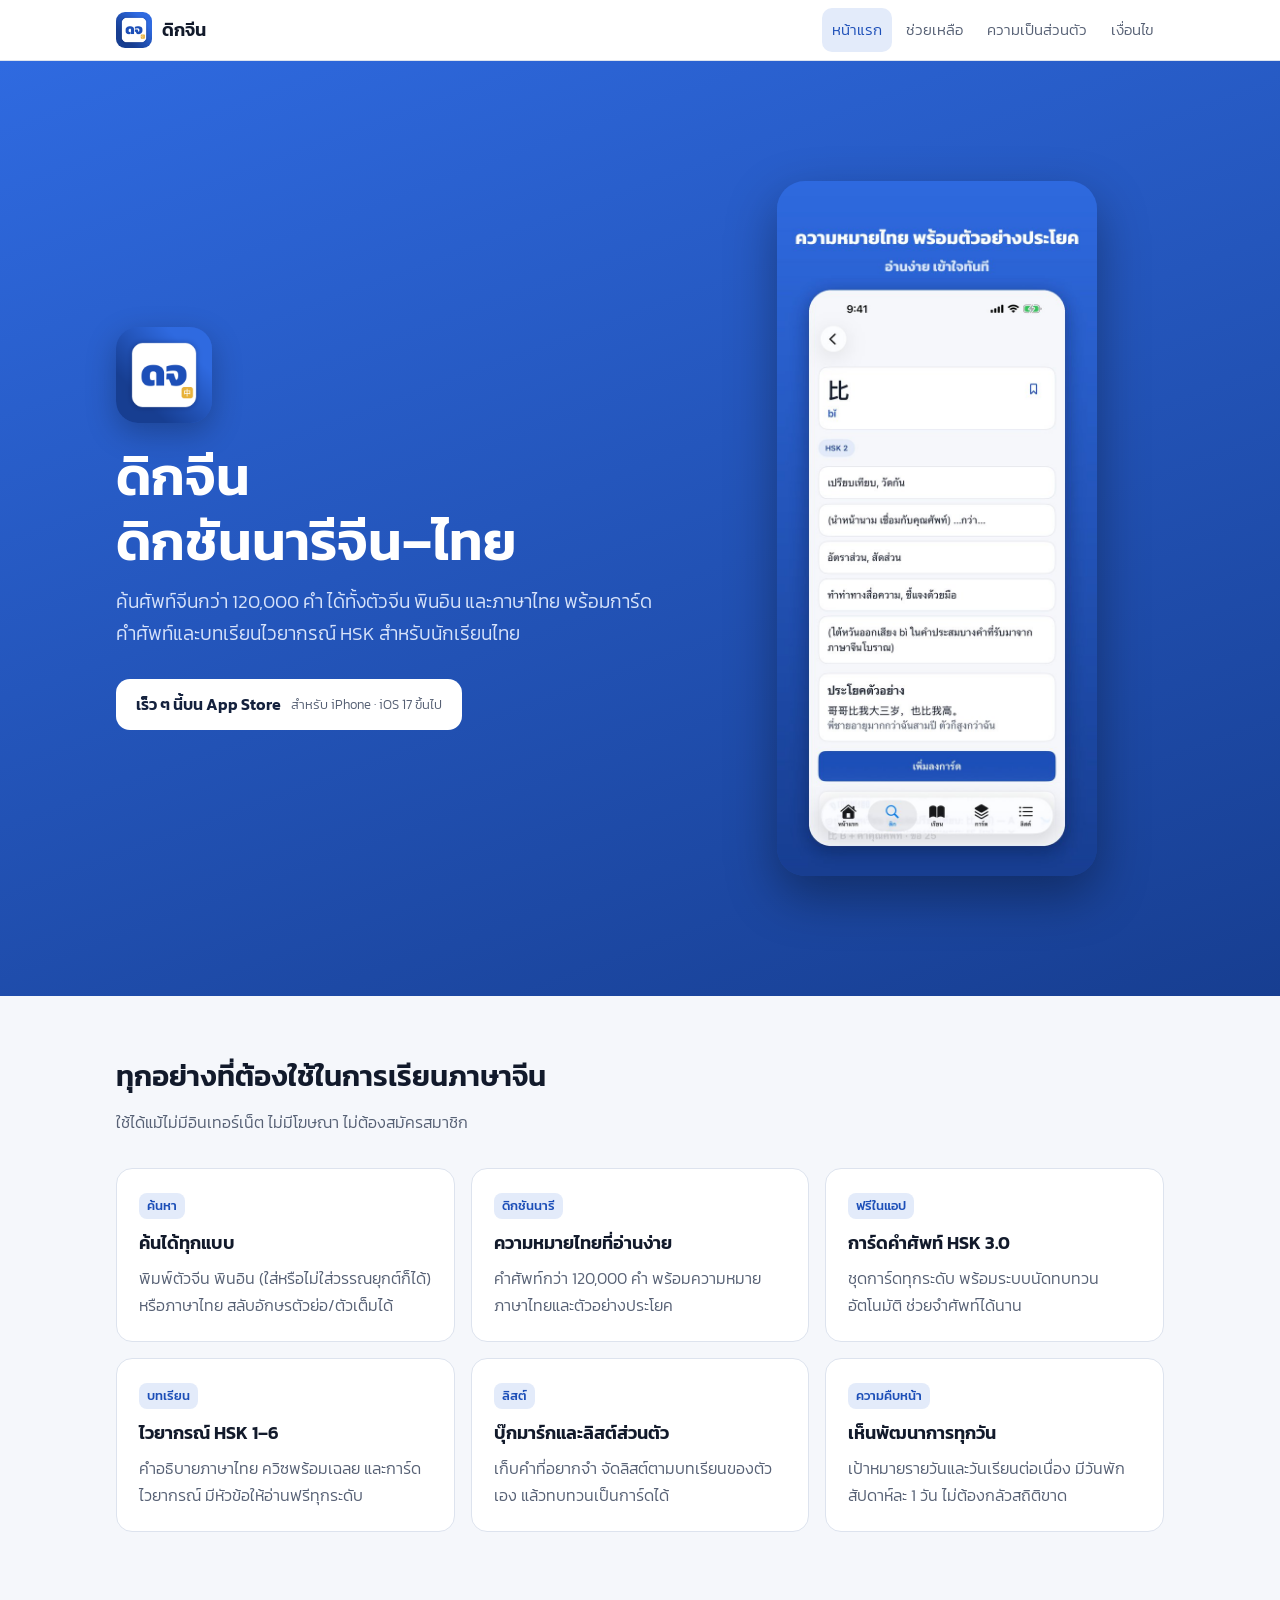
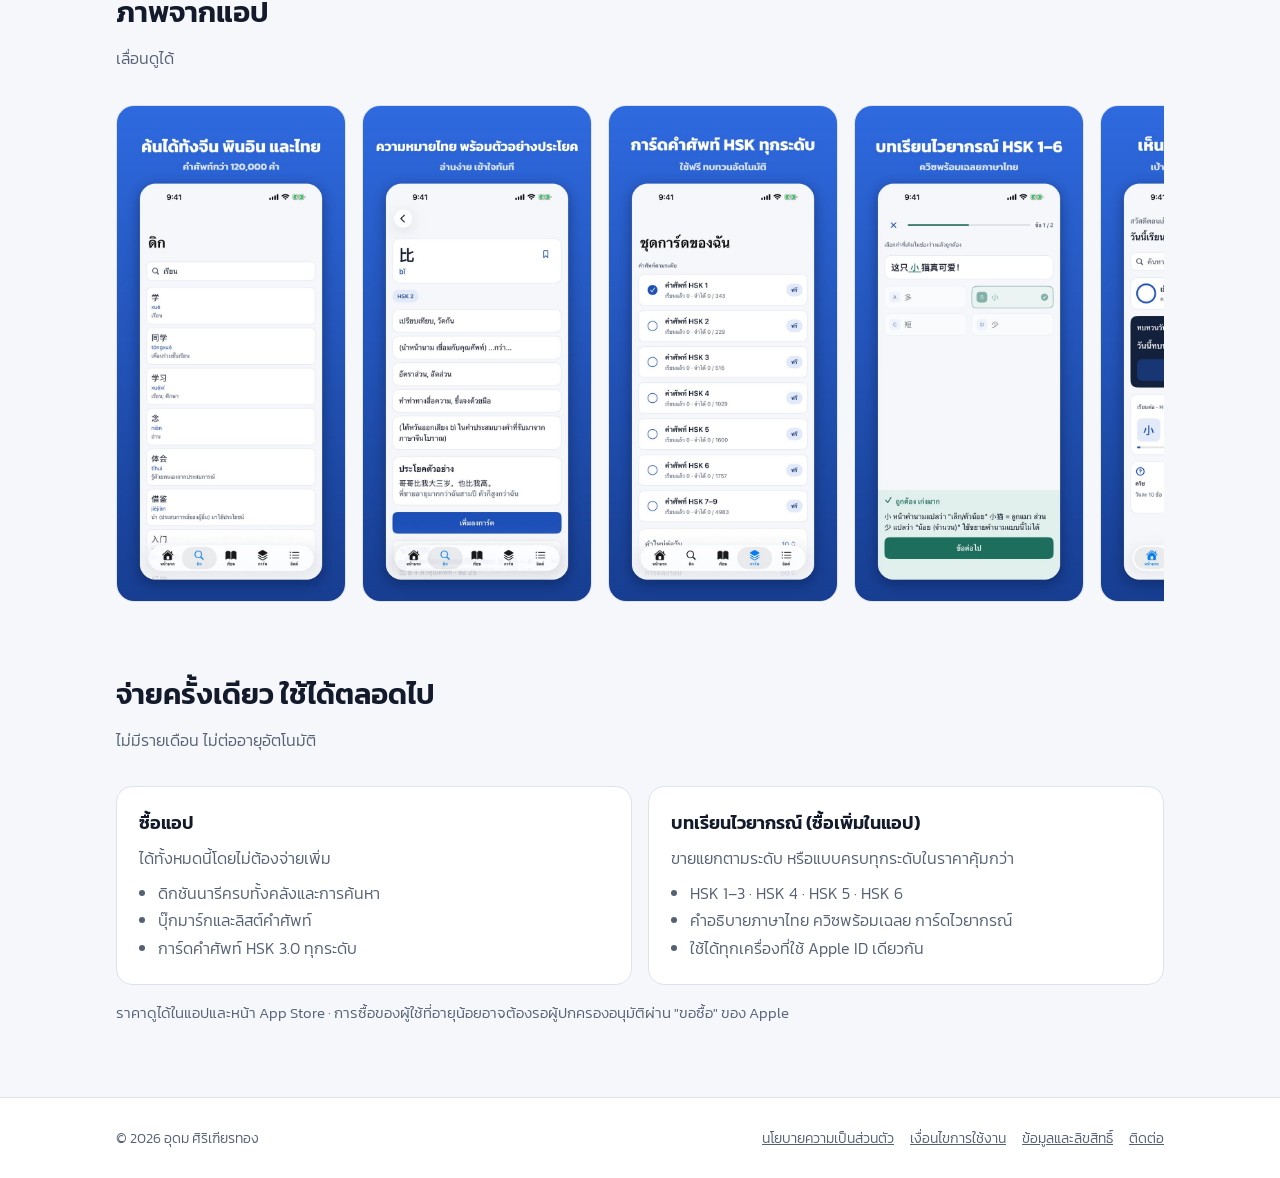
<file: index.html>
<!doctype html>
<html lang="th">
<head>
<meta charset="utf-8">
<meta name="viewport" content="width=device-width, initial-scale=1">
<title>ดิกจีน – ดิกชันนารีจีน–ไทย HSK</title>
<meta name="description" content="ดิกชันนารีจีน–ไทยกว่า 120,000 คำ ค้นได้ทั้งจีน พินอิน และไทย พร้อมการ์ดคำศัพท์และบทเรียนไวยากรณ์ HSK">
<link rel="icon" href="assets/favicon.png">
<link rel="apple-touch-icon" href="assets/apple-touch-icon.png">
<link rel="preconnect" href="https://fonts.googleapis.com">
<link rel="preconnect" href="https://fonts.gstatic.com" crossorigin>
<link href="https://fonts.googleapis.com/css2?family=Kanit:wght@300;400;500;600&display=swap" rel="stylesheet">
<link rel="stylesheet" href="assets/style.css">
</head>
<body>
<header class="site-header"><div class="wrap">
<a class="brand" href="index.html"><img src="assets/icon-512.png" alt="">ดิกจีน</a>
<nav class="nav" aria-label="เมนูหลัก"><a href="index.html" aria-current="page">หน้าแรก</a><a href="support.html">ช่วยเหลือ</a><a href="privacy.html">ความเป็นส่วนตัว</a><a href="terms.html">เงื่อนไข</a></nav>
</div></header>
<main>
<section class="hero"><div class="wrap">
  <div>
    <img class="icon" src="assets/icon-512.png" alt="ไอคอนแอปดิกจีน">
    <h1>ดิกจีน<br>ดิกชันนารีจีน–ไทย</h1>
    <p class="lead">ค้นศัพท์จีนกว่า 120,000 คำ ได้ทั้งตัวจีน พินอิน และภาษาไทย พร้อมการ์ดคำศัพท์และบทเรียนไวยากรณ์ HSK สำหรับนักเรียนไทย</p>
    <span class="badge-soon">เร็ว ๆ นี้บน App Store<small>สำหรับ iPhone · iOS 17 ขึ้นไป</small></span>
  </div>
  <div class="hero-shot"><img src="assets/screenshots/02-word.jpg" alt="หน้าคำศัพท์ 比 พร้อมความหมายภาษาไทยและตัวอย่างประโยค"></div>
</div></section>

<section><div class="wrap">
  <h2>ทุกอย่างที่ต้องใช้ในการเรียนภาษาจีน</h2>
  <p class="sub">ใช้ได้แม้ไม่มีอินเทอร์เน็ต ไม่มีโฆษณา ไม่ต้องสมัครสมาชิก</p>
  <div class="features">
    <div class="card"><span class="tag">ค้นหา</span><h3>ค้นได้ทุกแบบ</h3><p>พิมพ์ตัวจีน พินอิน (ใส่หรือไม่ใส่วรรณยุกต์ก็ได้) หรือภาษาไทย สลับอักษรตัวย่อ/ตัวเต็มได้</p></div>
    <div class="card"><span class="tag">ดิกชันนารี</span><h3>ความหมายไทยที่อ่านง่าย</h3><p>คำศัพท์กว่า 120,000 คำ พร้อมความหมายภาษาไทยและตัวอย่างประโยค</p></div>
    <div class="card"><span class="tag">ฟรีในแอป</span><h3>การ์ดคำศัพท์ HSK 3.0</h3><p>ชุดการ์ดทุกระดับ พร้อมระบบนัดทบทวนอัตโนมัติ ช่วยจำศัพท์ได้นาน</p></div>
    <div class="card"><span class="tag">บทเรียน</span><h3>ไวยากรณ์ HSK 1–6</h3><p>คำอธิบายภาษาไทย ควิซพร้อมเฉลย และการ์ดไวยากรณ์ มีหัวข้อให้อ่านฟรีทุกระดับ</p></div>
    <div class="card"><span class="tag">ลิสต์</span><h3>บุ๊กมาร์กและลิสต์ส่วนตัว</h3><p>เก็บคำที่อยากจำ จัดลิสต์ตามบทเรียนของตัวเอง แล้วทบทวนเป็นการ์ดได้</p></div>
    <div class="card"><span class="tag">ความคืบหน้า</span><h3>เห็นพัฒนาการทุกวัน</h3><p>เป้าหมายรายวันและวันเรียนต่อเนื่อง มีวันพักสัปดาห์ละ 1 วัน ไม่ต้องกลัวสถิติขาด</p></div>
  </div>
</div></section>

<section style="padding-top:0"><div class="wrap">
  <h2>ภาพจากแอป</h2>
  <p class="sub">เลื่อนดูได้</p>
  <div class="shots" tabindex="0" aria-label="ภาพหน้าจอแอป">
    <img src="assets/screenshots/01-search-thai.jpg" alt="ค้นได้ทั้งจีน พินอิน และไทย" loading="lazy">
    <img src="assets/screenshots/02-word.jpg" alt="ความหมายไทย พร้อมตัวอย่างประโยค" loading="lazy">
    <img src="assets/screenshots/03-vocab-deck.jpg" alt="การ์ดคำศัพท์ HSK ทุกระดับ" loading="lazy">
    <img src="assets/screenshots/04-lesson-quiz.jpg" alt="บทเรียนไวยากรณ์และควิซ" loading="lazy">
    <img src="assets/screenshots/05-home-progress.jpg" alt="หน้าแรกและความคืบหน้า" loading="lazy">
  </div>
</div></section>

<section style="padding-top:0"><div class="wrap">
  <h2>จ่ายครั้งเดียว ใช้ได้ตลอดไป</h2>
  <p class="sub">ไม่มีรายเดือน ไม่ต่ออายุอัตโนมัติ</p>
  <div class="pricing">
    <div class="card"><h3>ซื้อแอป</h3><p>ได้ทั้งหมดนี้โดยไม่ต้องจ่ายเพิ่ม</p>
      <ul><li>ดิกชันนารีครบทั้งคลังและการค้นหา</li><li>บุ๊กมาร์กและลิสต์คำศัพท์</li><li>การ์ดคำศัพท์ HSK 3.0 ทุกระดับ</li></ul></div>
    <div class="card"><h3>บทเรียนไวยากรณ์ (ซื้อเพิ่มในแอป)</h3><p>ขายแยกตามระดับ หรือแบบครบทุกระดับในราคาคุ้มกว่า</p>
      <ul><li>HSK 1–3 · HSK 4 · HSK 5 · HSK 6</li><li>คำอธิบายภาษาไทย ควิซพร้อมเฉลย การ์ดไวยากรณ์</li><li>ใช้ได้ทุกเครื่องที่ใช้ Apple ID เดียวกัน</li></ul></div>
  </div>
  <p class="note">ราคาดูได้ในแอปและหน้า App Store · การซื้อของผู้ใช้ที่อายุน้อยอาจต้องรอผู้ปกครองอนุมัติผ่าน "ขอซื้อ" ของ Apple</p>
</div></section>
</main>

<footer class="site-footer"><div class="wrap">
<span>© 2026 อุดม ศิริเฑียรทอง</span>
<nav aria-label="ลิงก์ท้ายเว็บ"><a href="privacy.html">นโยบายความเป็นส่วนตัว</a><a href="terms.html">เงื่อนไขการใช้งาน</a><a href="credits.html">ข้อมูลและลิขสิทธิ์</a><a href="mailto:thiravadhano@gmail.com">ติดต่อ</a></nav>
</div></footer>
</body>
</html>
</file>
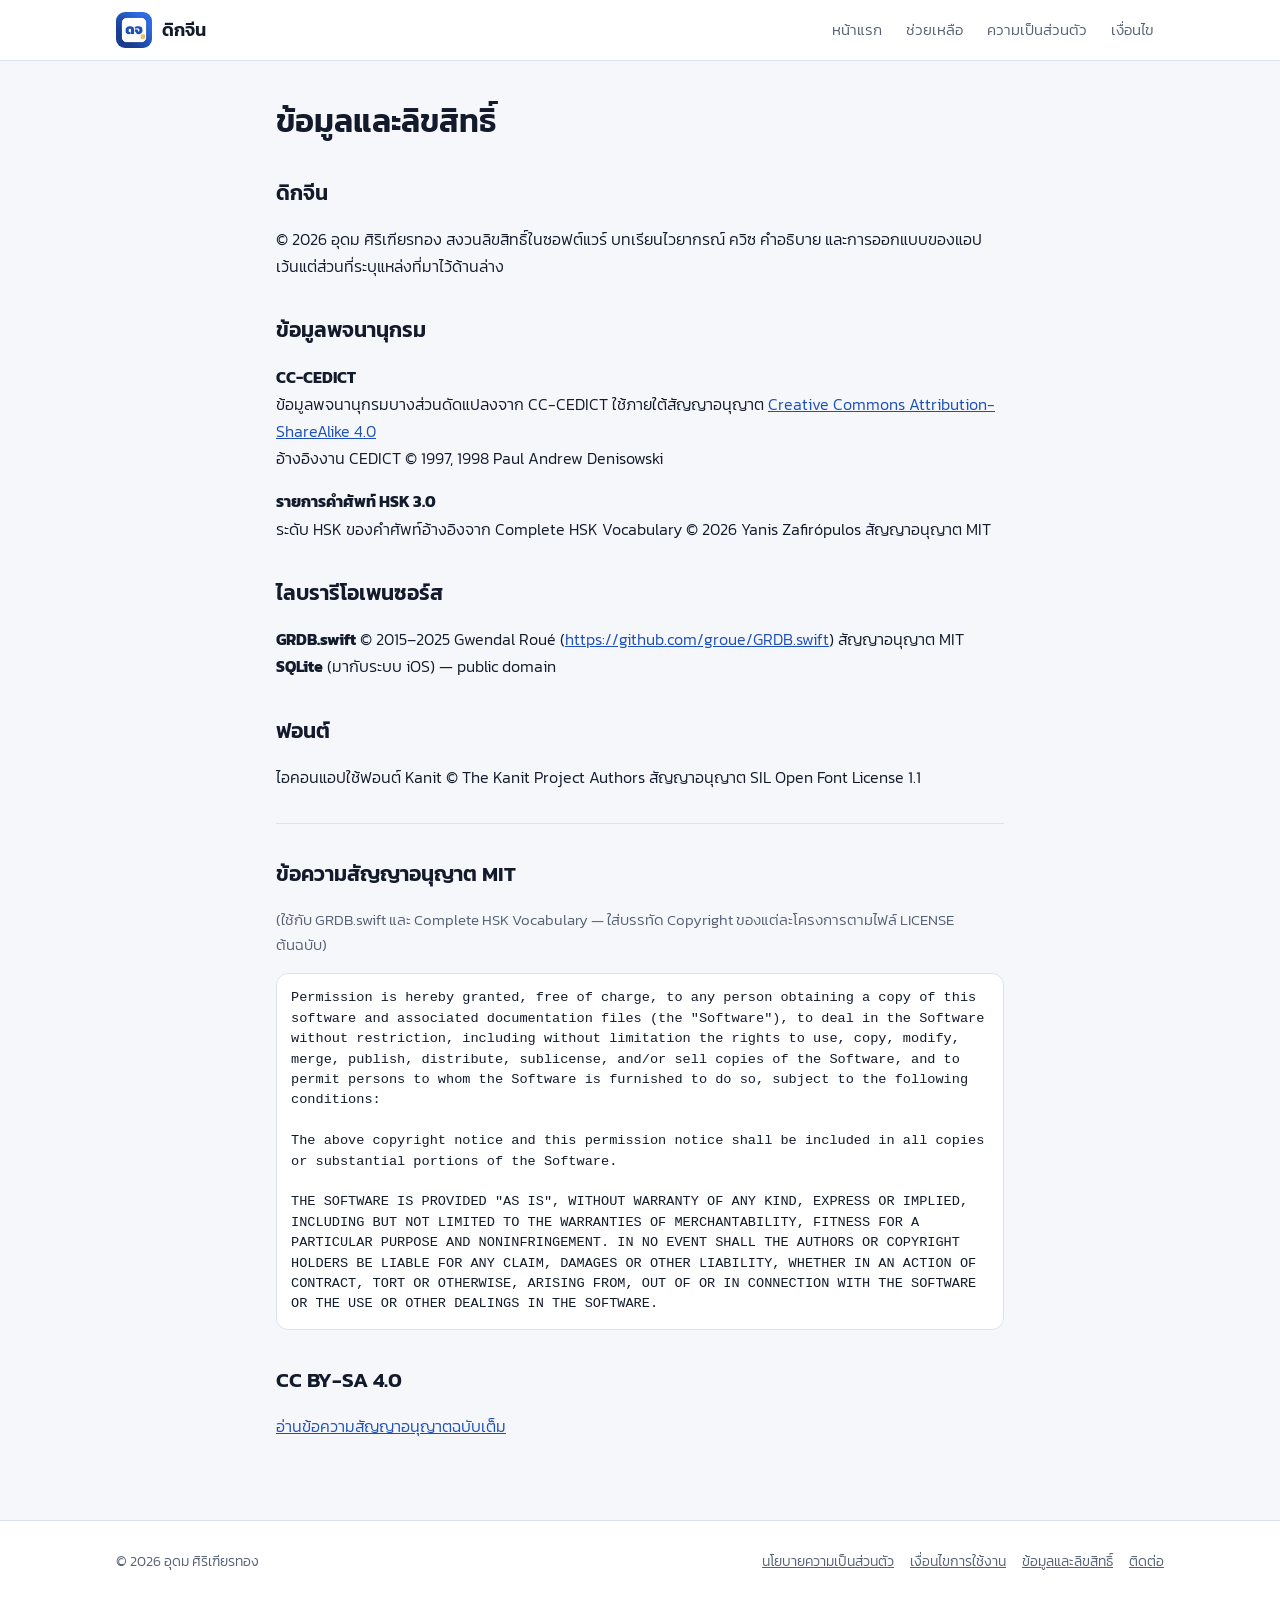
<file: credits.html>
<!doctype html>
<html lang="th">
<head>
<meta charset="utf-8">
<meta name="viewport" content="width=device-width, initial-scale=1">
<title>ข้อมูลและลิขสิทธิ์ | ดิกจีน</title>
<meta name="description" content="แหล่งข้อมูลและสัญญาอนุญาตที่แอปดิกจีนใช้">
<link rel="icon" href="assets/favicon.png">
<link rel="apple-touch-icon" href="assets/apple-touch-icon.png">
<link rel="preconnect" href="https://fonts.googleapis.com">
<link rel="preconnect" href="https://fonts.gstatic.com" crossorigin>
<link href="https://fonts.googleapis.com/css2?family=Kanit:wght@300;400;500;600&display=swap" rel="stylesheet">
<link rel="stylesheet" href="assets/style.css">
</head>
<body>
<header class="site-header"><div class="wrap">
<a class="brand" href="index.html"><img src="assets/icon-512.png" alt="">ดิกจีน</a>
<nav class="nav" aria-label="เมนูหลัก"><a href="index.html">หน้าแรก</a><a href="support.html">ช่วยเหลือ</a><a href="privacy.html">ความเป็นส่วนตัว</a><a href="terms.html">เงื่อนไข</a></nav>
</div></header>
<main class="doc"><h1>ข้อมูลและลิขสิทธิ์</h1>
<h2>ดิกจีน</h2>
<p>© 2026 อุดม ศิริเฑียรทอง สงวนลิขสิทธิ์ในซอฟต์แวร์ บทเรียนไวยากรณ์ ควิซ คำอธิบาย และการออกแบบของแอป เว้นแต่ส่วนที่ระบุแหล่งที่มาไว้ด้านล่าง</p>
<h2>ข้อมูลพจนานุกรม</h2>
<p><strong>CC-CEDICT</strong><br>ข้อมูลพจนานุกรมบางส่วนดัดแปลงจาก CC-CEDICT ใช้ภายใต้สัญญาอนุญาต <a href="https://creativecommons.org/licenses/by-sa/4.0/">Creative Commons Attribution-ShareAlike 4.0</a><br>อ้างอิงงาน CEDICT © 1997, 1998 Paul Andrew Denisowski</p>
<p><strong>รายการคำศัพท์ HSK 3.0</strong><br>ระดับ HSK ของคำศัพท์อ้างอิงจาก Complete HSK Vocabulary © 2026 Yanis Zafirópulos สัญญาอนุญาต MIT</p>
<h2>ไลบรารีโอเพนซอร์ส</h2>
<p><strong>GRDB.swift</strong> © 2015–2025 Gwendal Roué (<a href="https://github.com/groue/GRDB.swift">https://github.com/groue/GRDB.swift</a>) สัญญาอนุญาต MIT<br><strong>SQLite</strong> (มากับระบบ iOS) — public domain</p>
<h2>ฟอนต์</h2>
<p>ไอคอนแอปใช้ฟอนต์ Kanit © The Kanit Project Authors สัญญาอนุญาต SIL Open Font License 1.1</p>
<hr>
<h2>ข้อความสัญญาอนุญาต MIT</h2>
<p class="note">(ใช้กับ GRDB.swift และ Complete HSK Vocabulary — ใส่บรรทัด Copyright ของแต่ละโครงการตามไฟล์ LICENSE ต้นฉบับ)</p>
<div class="license">Permission is hereby granted, free of charge, to any person obtaining a copy of this software and associated documentation files (the &quot;Software&quot;), to deal in the Software without restriction, including without limitation the rights to use, copy, modify, merge, publish, distribute, sublicense, and/or sell copies of the Software, and to permit persons to whom the Software is furnished to do so, subject to the following conditions:

The above copyright notice and this permission notice shall be included in all copies or substantial portions of the Software.

THE SOFTWARE IS PROVIDED &quot;AS IS&quot;, WITHOUT WARRANTY OF ANY KIND, EXPRESS OR IMPLIED, INCLUDING BUT NOT LIMITED TO THE WARRANTIES OF MERCHANTABILITY, FITNESS FOR A PARTICULAR PURPOSE AND NONINFRINGEMENT. IN NO EVENT SHALL THE AUTHORS OR COPYRIGHT HOLDERS BE LIABLE FOR ANY CLAIM, DAMAGES OR OTHER LIABILITY, WHETHER IN AN ACTION OF CONTRACT, TORT OR OTHERWISE, ARISING FROM, OUT OF OR IN CONNECTION WITH THE SOFTWARE OR THE USE OR OTHER DEALINGS IN THE SOFTWARE.</div>
<h2>CC BY-SA 4.0</h2>
<p><a href="https://creativecommons.org/licenses/by-sa/4.0/legalcode">อ่านข้อความสัญญาอนุญาตฉบับเต็ม</a></p></main>
<footer class="site-footer"><div class="wrap">
<span>© 2026 อุดม ศิริเฑียรทอง</span>
<nav aria-label="ลิงก์ท้ายเว็บ"><a href="privacy.html">นโยบายความเป็นส่วนตัว</a><a href="terms.html">เงื่อนไขการใช้งาน</a><a href="credits.html">ข้อมูลและลิขสิทธิ์</a><a href="mailto:thiravadhano@gmail.com">ติดต่อ</a></nav>
</div></footer>
</body>
</html>
</file>
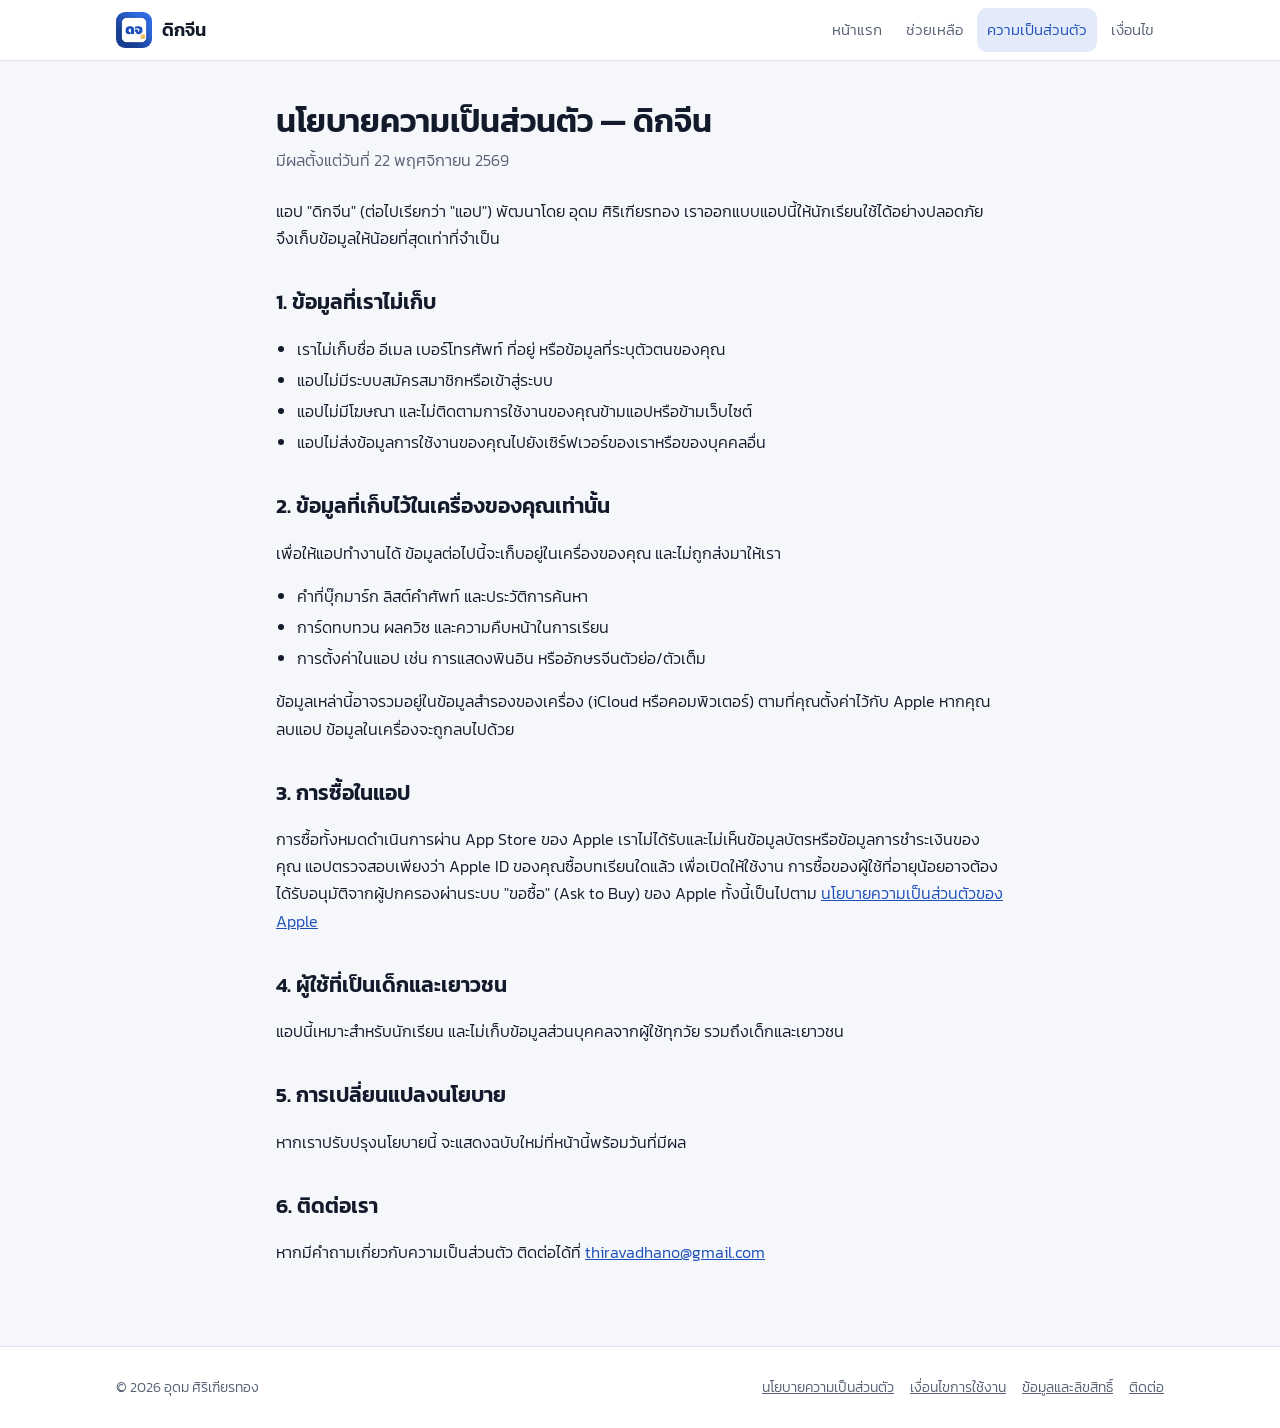
<file: privacy.html>
<!doctype html>
<html lang="th">
<head>
<meta charset="utf-8">
<meta name="viewport" content="width=device-width, initial-scale=1">
<title>นโยบายความเป็นส่วนตัว — ดิกจีน | ดิกจีน</title>
<meta name="description" content="นโยบายความเป็นส่วนตัวของแอปดิกจีน: ไม่เก็บข้อมูลส่วนตัว ไม่มีโฆษณา ไม่ติดตามผู้ใช้">
<link rel="icon" href="assets/favicon.png">
<link rel="apple-touch-icon" href="assets/apple-touch-icon.png">
<link rel="preconnect" href="https://fonts.googleapis.com">
<link rel="preconnect" href="https://fonts.gstatic.com" crossorigin>
<link href="https://fonts.googleapis.com/css2?family=Kanit:wght@300;400;500;600&display=swap" rel="stylesheet">
<link rel="stylesheet" href="assets/style.css">
</head>
<body>
<header class="site-header"><div class="wrap">
<a class="brand" href="index.html"><img src="assets/icon-512.png" alt="">ดิกจีน</a>
<nav class="nav" aria-label="เมนูหลัก"><a href="index.html">หน้าแรก</a><a href="support.html">ช่วยเหลือ</a><a href="privacy.html" aria-current="page">ความเป็นส่วนตัว</a><a href="terms.html">เงื่อนไข</a></nav>
</div></header>
<main class="doc"><h1>นโยบายความเป็นส่วนตัว — ดิกจีน</h1>
<p class="meta">มีผลตั้งแต่วันที่ 22 พฤศจิกายน 2569</p>
<p>แอป "ดิกจีน" (ต่อไปเรียกว่า "แอป") พัฒนาโดย อุดม ศิริเฑียรทอง เราออกแบบแอปนี้ให้นักเรียนใช้ได้อย่างปลอดภัย จึงเก็บข้อมูลให้น้อยที่สุดเท่าที่จำเป็น</p>
<h2>1. ข้อมูลที่เราไม่เก็บ</h2>
<ul><li>เราไม่เก็บชื่อ อีเมล เบอร์โทรศัพท์ ที่อยู่ หรือข้อมูลที่ระบุตัวตนของคุณ</li><li>แอปไม่มีระบบสมัครสมาชิกหรือเข้าสู่ระบบ</li><li>แอปไม่มีโฆษณา และไม่ติดตามการใช้งานของคุณข้ามแอปหรือข้ามเว็บไซต์</li><li>แอปไม่ส่งข้อมูลการใช้งานของคุณไปยังเซิร์ฟเวอร์ของเราหรือของบุคคลอื่น</li></ul>
<h2>2. ข้อมูลที่เก็บไว้ในเครื่องของคุณเท่านั้น</h2>
<p>เพื่อให้แอปทำงานได้ ข้อมูลต่อไปนี้จะเก็บอยู่ในเครื่องของคุณ และไม่ถูกส่งมาให้เรา</p>
<ul><li>คำที่บุ๊กมาร์ก ลิสต์คำศัพท์ และประวัติการค้นหา</li><li>การ์ดทบทวน ผลควิซ และความคืบหน้าในการเรียน</li><li>การตั้งค่าในแอป เช่น การแสดงพินอิน หรืออักษรจีนตัวย่อ/ตัวเต็ม</li></ul>
<p>ข้อมูลเหล่านี้อาจรวมอยู่ในข้อมูลสำรองของเครื่อง (iCloud หรือคอมพิวเตอร์) ตามที่คุณตั้งค่าไว้กับ Apple หากคุณลบแอป ข้อมูลในเครื่องจะถูกลบไปด้วย</p>
<h2>3. การซื้อในแอป</h2>
<p>การซื้อทั้งหมดดำเนินการผ่าน App Store ของ Apple เราไม่ได้รับและไม่เห็นข้อมูลบัตรหรือข้อมูลการชำระเงินของคุณ แอปตรวจสอบเพียงว่า Apple ID ของคุณซื้อบทเรียนใดแล้ว เพื่อเปิดให้ใช้งาน การซื้อของผู้ใช้ที่อายุน้อยอาจต้องได้รับอนุมัติจากผู้ปกครองผ่านระบบ "ขอซื้อ" (Ask to Buy) ของ Apple ทั้งนี้เป็นไปตาม <a href="https://www.apple.com/legal/privacy/">นโยบายความเป็นส่วนตัวของ Apple</a></p>
<h2>4. ผู้ใช้ที่เป็นเด็กและเยาวชน</h2>
<p>แอปนี้เหมาะสำหรับนักเรียน และไม่เก็บข้อมูลส่วนบุคคลจากผู้ใช้ทุกวัย รวมถึงเด็กและเยาวชน</p>
<h2>5. การเปลี่ยนแปลงนโยบาย</h2>
<p>หากเราปรับปรุงนโยบายนี้ จะแสดงฉบับใหม่ที่หน้านี้พร้อมวันที่มีผล</p>
<h2>6. ติดต่อเรา</h2>
<p>หากมีคำถามเกี่ยวกับความเป็นส่วนตัว ติดต่อได้ที่ <a href="mailto:thiravadhano@gmail.com">thiravadhano@gmail.com</a></p></main>
<footer class="site-footer"><div class="wrap">
<span>© 2026 อุดม ศิริเฑียรทอง</span>
<nav aria-label="ลิงก์ท้ายเว็บ"><a href="privacy.html">นโยบายความเป็นส่วนตัว</a><a href="terms.html">เงื่อนไขการใช้งาน</a><a href="credits.html">ข้อมูลและลิขสิทธิ์</a><a href="mailto:thiravadhano@gmail.com">ติดต่อ</a></nav>
</div></footer>
</body>
</html>
</file>
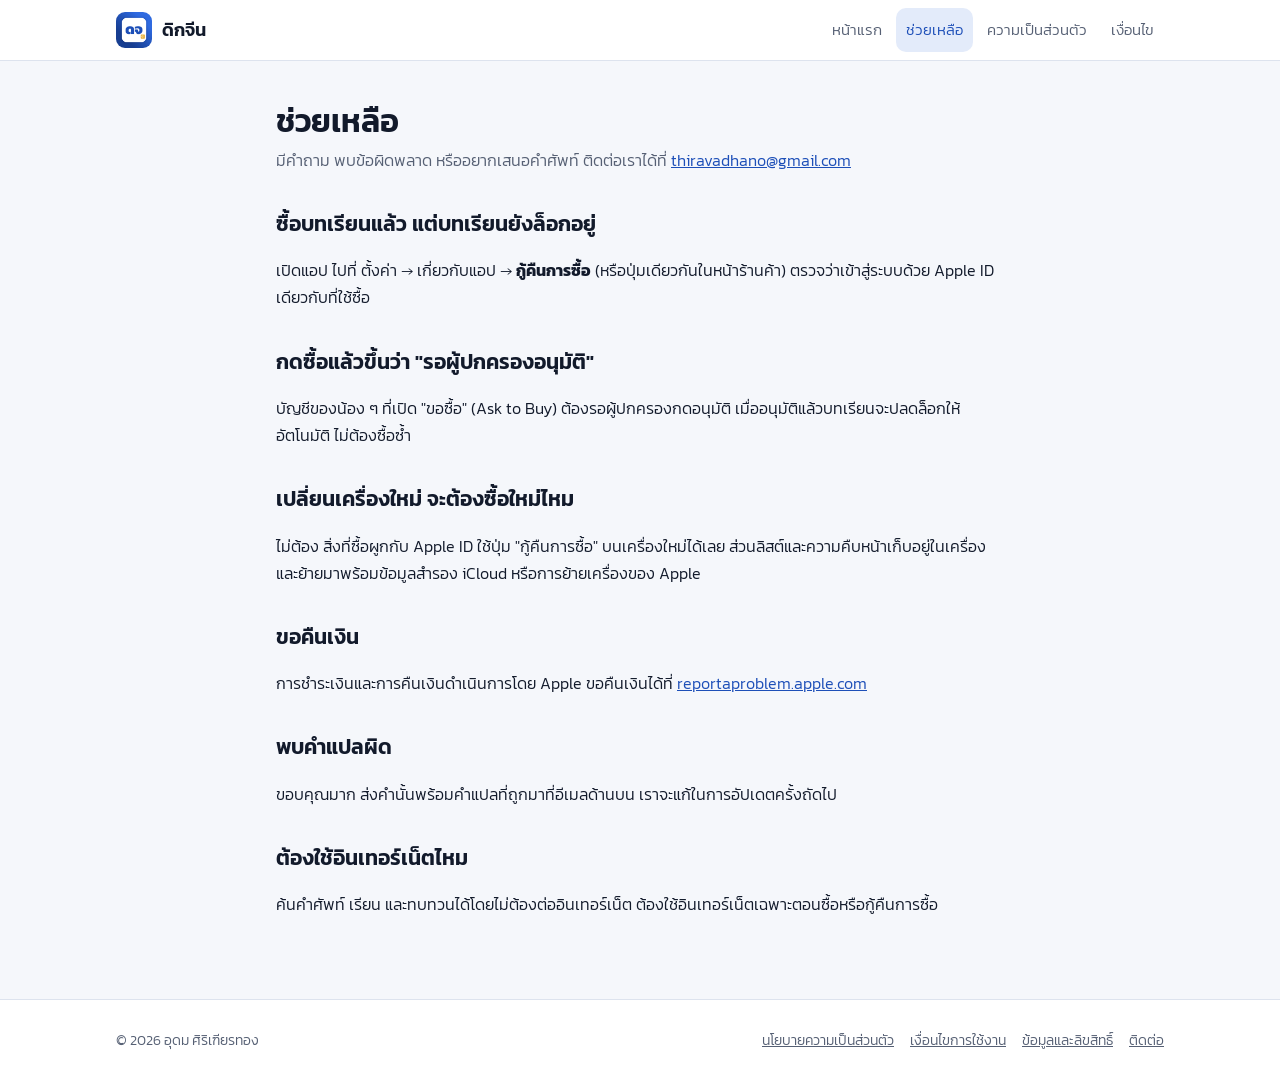
<file: support.html>
<!doctype html>
<html lang="th">
<head>
<meta charset="utf-8">
<meta name="viewport" content="width=device-width, initial-scale=1">
<title>ช่วยเหลือ | ดิกจีน</title>
<meta name="description" content="คำถามที่พบบ่อยและช่องทางติดต่อของแอปดิกจีน">
<link rel="icon" href="assets/favicon.png">
<link rel="apple-touch-icon" href="assets/apple-touch-icon.png">
<link rel="preconnect" href="https://fonts.googleapis.com">
<link rel="preconnect" href="https://fonts.gstatic.com" crossorigin>
<link href="https://fonts.googleapis.com/css2?family=Kanit:wght@300;400;500;600&display=swap" rel="stylesheet">
<link rel="stylesheet" href="assets/style.css">
</head>
<body>
<header class="site-header"><div class="wrap">
<a class="brand" href="index.html"><img src="assets/icon-512.png" alt="">ดิกจีน</a>
<nav class="nav" aria-label="เมนูหลัก"><a href="index.html">หน้าแรก</a><a href="support.html" aria-current="page">ช่วยเหลือ</a><a href="privacy.html">ความเป็นส่วนตัว</a><a href="terms.html">เงื่อนไข</a></nav>
</div></header>
<main class="doc">
<h1>ช่วยเหลือ</h1>
<p class="meta">มีคำถาม พบข้อผิดพลาด หรืออยากเสนอคำศัพท์ ติดต่อเราได้ที่ <a href="mailto:thiravadhano@gmail.com">thiravadhano@gmail.com</a></p>

<h2>ซื้อบทเรียนแล้ว แต่บทเรียนยังล็อกอยู่</h2>
<p>เปิดแอป ไปที่ ตั้งค่า → เกี่ยวกับแอป → <strong>กู้คืนการซื้อ</strong> (หรือปุ่มเดียวกันในหน้าร้านค้า) ตรวจว่าเข้าสู่ระบบด้วย Apple ID เดียวกับที่ใช้ซื้อ</p>

<h2>กดซื้อแล้วขึ้นว่า "รอผู้ปกครองอนุมัติ"</h2>
<p>บัญชีของน้อง ๆ ที่เปิด "ขอซื้อ" (Ask to Buy) ต้องรอผู้ปกครองกดอนุมัติ เมื่ออนุมัติแล้วบทเรียนจะปลดล็อกให้อัตโนมัติ ไม่ต้องซื้อซ้ำ</p>

<h2>เปลี่ยนเครื่องใหม่ จะต้องซื้อใหม่ไหม</h2>
<p>ไม่ต้อง สิ่งที่ซื้อผูกกับ Apple ID ใช้ปุ่ม "กู้คืนการซื้อ" บนเครื่องใหม่ได้เลย ส่วนลิสต์และความคืบหน้าเก็บอยู่ในเครื่อง และย้ายมาพร้อมข้อมูลสำรอง iCloud หรือการย้ายเครื่องของ Apple</p>

<h2>ขอคืนเงิน</h2>
<p>การชำระเงินและการคืนเงินดำเนินการโดย Apple ขอคืนเงินได้ที่ <a href="https://reportaproblem.apple.com">reportaproblem.apple.com</a></p>

<h2>พบคำแปลผิด</h2>
<p>ขอบคุณมาก ส่งคำนั้นพร้อมคำแปลที่ถูกมาที่อีเมลด้านบน เราจะแก้ในการอัปเดตครั้งถัดไป</p>

<h2>ต้องใช้อินเทอร์เน็ตไหม</h2>
<p>ค้นคำศัพท์ เรียน และทบทวนได้โดยไม่ต้องต่ออินเทอร์เน็ต ต้องใช้อินเทอร์เน็ตเฉพาะตอนซื้อหรือกู้คืนการซื้อ</p>
</main>

<footer class="site-footer"><div class="wrap">
<span>© 2026 อุดม ศิริเฑียรทอง</span>
<nav aria-label="ลิงก์ท้ายเว็บ"><a href="privacy.html">นโยบายความเป็นส่วนตัว</a><a href="terms.html">เงื่อนไขการใช้งาน</a><a href="credits.html">ข้อมูลและลิขสิทธิ์</a><a href="mailto:thiravadhano@gmail.com">ติดต่อ</a></nav>
</div></footer>
</body>
</html>
</file>
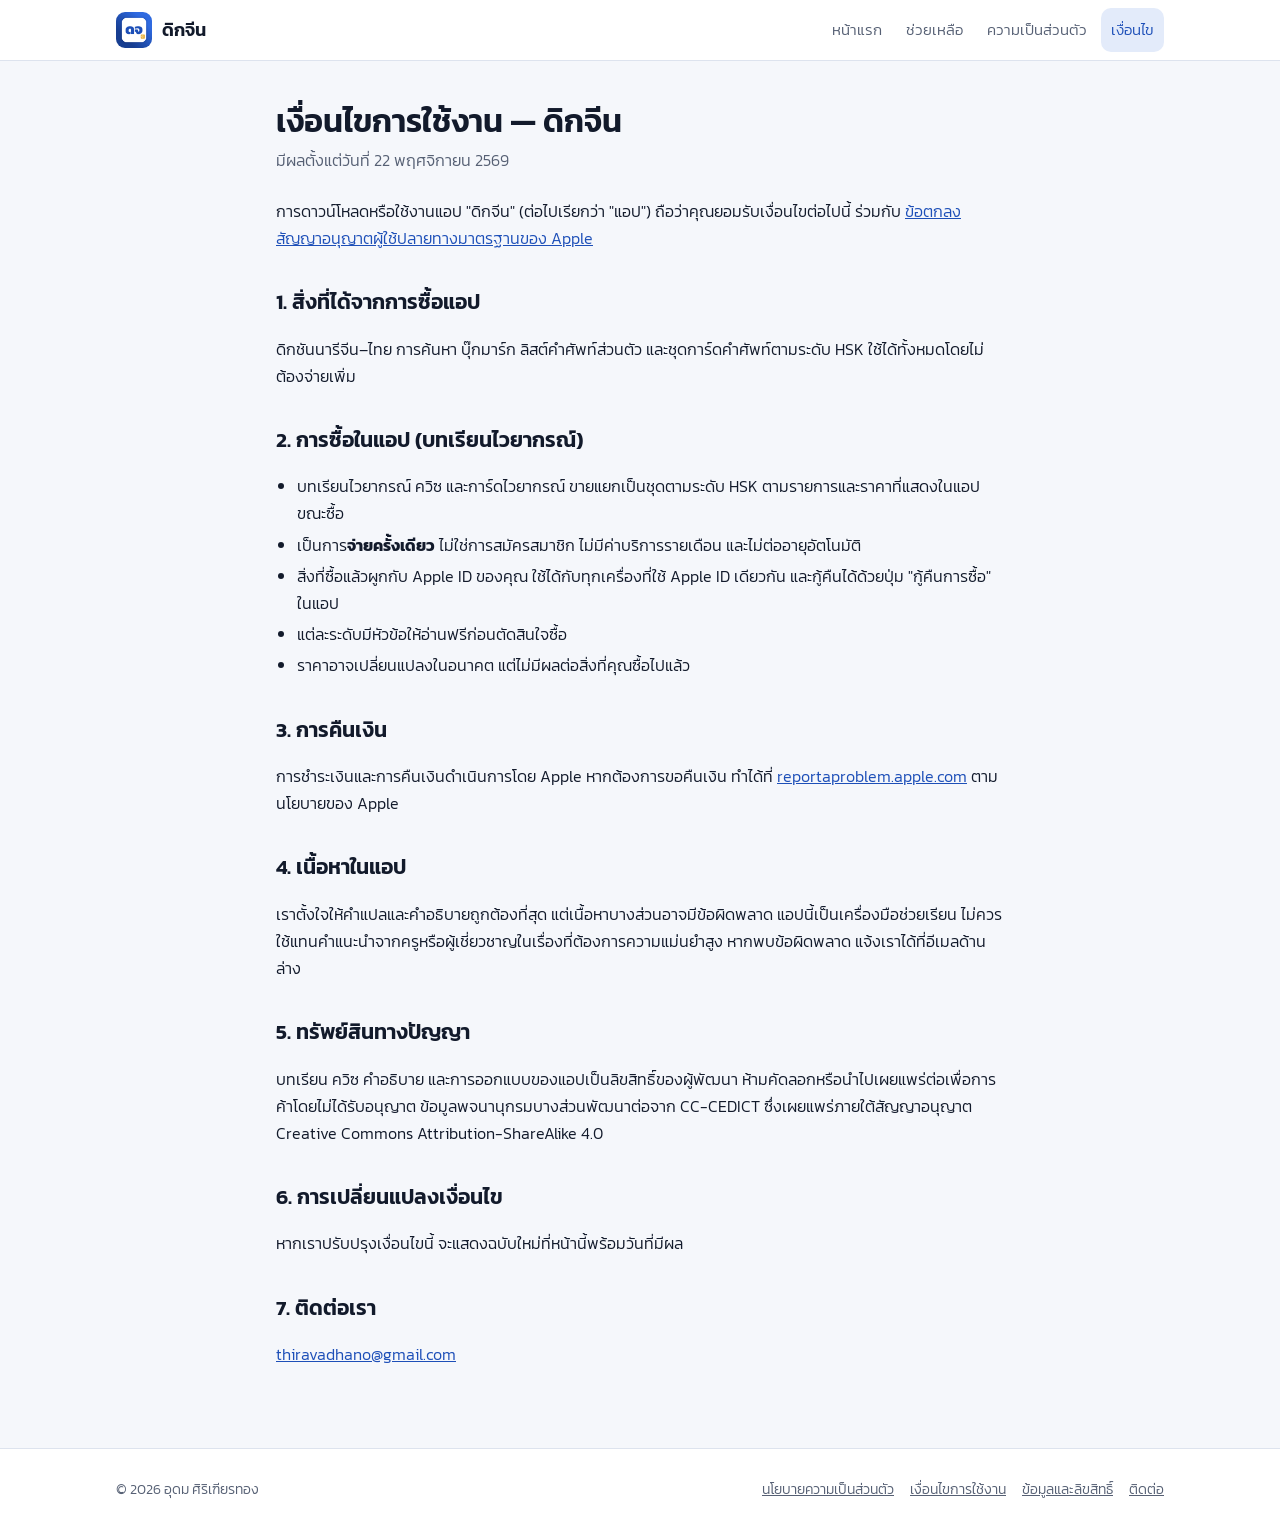
<file: terms.html>
<!doctype html>
<html lang="th">
<head>
<meta charset="utf-8">
<meta name="viewport" content="width=device-width, initial-scale=1">
<title>เงื่อนไขการใช้งาน — ดิกจีน | ดิกจีน</title>
<meta name="description" content="เงื่อนไขการใช้งานและการซื้อในแอปดิกจีน">
<link rel="icon" href="assets/favicon.png">
<link rel="apple-touch-icon" href="assets/apple-touch-icon.png">
<link rel="preconnect" href="https://fonts.googleapis.com">
<link rel="preconnect" href="https://fonts.gstatic.com" crossorigin>
<link href="https://fonts.googleapis.com/css2?family=Kanit:wght@300;400;500;600&display=swap" rel="stylesheet">
<link rel="stylesheet" href="assets/style.css">
</head>
<body>
<header class="site-header"><div class="wrap">
<a class="brand" href="index.html"><img src="assets/icon-512.png" alt="">ดิกจีน</a>
<nav class="nav" aria-label="เมนูหลัก"><a href="index.html">หน้าแรก</a><a href="support.html">ช่วยเหลือ</a><a href="privacy.html">ความเป็นส่วนตัว</a><a href="terms.html" aria-current="page">เงื่อนไข</a></nav>
</div></header>
<main class="doc"><h1>เงื่อนไขการใช้งาน — ดิกจีน</h1>
<p class="meta">มีผลตั้งแต่วันที่ 22 พฤศจิกายน 2569</p>
<p>การดาวน์โหลดหรือใช้งานแอป "ดิกจีน" (ต่อไปเรียกว่า "แอป") ถือว่าคุณยอมรับเงื่อนไขต่อไปนี้ ร่วมกับ <a href="https://www.apple.com/legal/internet-services/itunes/dev/stdeula/">ข้อตกลงสัญญาอนุญาตผู้ใช้ปลายทางมาตรฐานของ Apple</a></p>
<h2>1. สิ่งที่ได้จากการซื้อแอป</h2>
<p>ดิกชันนารีจีน–ไทย การค้นหา บุ๊กมาร์ก ลิสต์คำศัพท์ส่วนตัว และชุดการ์ดคำศัพท์ตามระดับ HSK ใช้ได้ทั้งหมดโดยไม่ต้องจ่ายเพิ่ม</p>
<h2>2. การซื้อในแอป (บทเรียนไวยากรณ์)</h2>
<ul><li>บทเรียนไวยากรณ์ ควิซ และการ์ดไวยากรณ์ ขายแยกเป็นชุดตามระดับ HSK ตามรายการและราคาที่แสดงในแอปขณะซื้อ</li><li>เป็นการ<strong>จ่ายครั้งเดียว</strong> ไม่ใช่การสมัครสมาชิก ไม่มีค่าบริการรายเดือน และไม่ต่ออายุอัตโนมัติ</li><li>สิ่งที่ซื้อแล้วผูกกับ Apple ID ของคุณ ใช้ได้กับทุกเครื่องที่ใช้ Apple ID เดียวกัน และกู้คืนได้ด้วยปุ่ม "กู้คืนการซื้อ" ในแอป</li><li>แต่ละระดับมีหัวข้อให้อ่านฟรีก่อนตัดสินใจซื้อ</li><li>ราคาอาจเปลี่ยนแปลงในอนาคต แต่ไม่มีผลต่อสิ่งที่คุณซื้อไปแล้ว</li></ul>
<h2>3. การคืนเงิน</h2>
<p>การชำระเงินและการคืนเงินดำเนินการโดย Apple หากต้องการขอคืนเงิน ทำได้ที่ <a href="https://reportaproblem.apple.com">reportaproblem.apple.com</a> ตามนโยบายของ Apple</p>
<h2>4. เนื้อหาในแอป</h2>
<p>เราตั้งใจให้คำแปลและคำอธิบายถูกต้องที่สุด แต่เนื้อหาบางส่วนอาจมีข้อผิดพลาด แอปนี้เป็นเครื่องมือช่วยเรียน ไม่ควรใช้แทนคำแนะนำจากครูหรือผู้เชี่ยวชาญในเรื่องที่ต้องการความแม่นยำสูง หากพบข้อผิดพลาด แจ้งเราได้ที่อีเมลด้านล่าง</p>
<h2>5. ทรัพย์สินทางปัญญา</h2>
<p>บทเรียน ควิซ คำอธิบาย และการออกแบบของแอปเป็นลิขสิทธิ์ของผู้พัฒนา ห้ามคัดลอกหรือนำไปเผยแพร่ต่อเพื่อการค้าโดยไม่ได้รับอนุญาต ข้อมูลพจนานุกรมบางส่วนพัฒนาต่อจาก CC-CEDICT ซึ่งเผยแพร่ภายใต้สัญญาอนุญาต Creative Commons Attribution-ShareAlike 4.0</p>
<h2>6. การเปลี่ยนแปลงเงื่อนไข</h2>
<p>หากเราปรับปรุงเงื่อนไขนี้ จะแสดงฉบับใหม่ที่หน้านี้พร้อมวันที่มีผล</p>
<h2>7. ติดต่อเรา</h2>
<p><a href="mailto:thiravadhano@gmail.com">thiravadhano@gmail.com</a></p></main>
<footer class="site-footer"><div class="wrap">
<span>© 2026 อุดม ศิริเฑียรทอง</span>
<nav aria-label="ลิงก์ท้ายเว็บ"><a href="privacy.html">นโยบายความเป็นส่วนตัว</a><a href="terms.html">เงื่อนไขการใช้งาน</a><a href="credits.html">ข้อมูลและลิขสิทธิ์</a><a href="mailto:thiravadhano@gmail.com">ติดต่อ</a></nav>
</div></footer>
</body>
</html>
</file>
<file: assets/style.css>
:root {
  --primary: #1D4FB8;
  --primary-pressed: #173E91;
  --primary-soft: #E3EBFA;
  --navy: #14213D;
  --bg: #F5F7FB;
  --surface: #FFFFFF;
  --border: #DDE3EE;
  --text: #121A2B;
  --text-2: #566074;
  --gold: #E8B23A;
  --radius: 16px;
  --max: 1080px;
}
@media (prefers-color-scheme: dark) {
  :root {
    --primary: #6E9BF5;
    --primary-pressed: #9BBBFA;
    --primary-soft: #1B2A4A;
    --bg: #0E1424;
    --surface: #161E33;
    --border: #26314D;
    --text: #E8EDF7;
    --text-2: #A3AEC4;
  }
}
* { box-sizing: border-box; }
html { -webkit-text-size-adjust: 100%; }
body {
  margin: 0;
  background: var(--bg);
  color: var(--text);
  font-family: "Kanit", "Sukhumvit Set", "Thonburi", system-ui, -apple-system, sans-serif;
  font-weight: 300;
  line-height: 1.7;
}
a { color: var(--primary); }
a:hover { color: var(--primary-pressed); }
img { max-width: 100%; display: block; }
.wrap { max-width: var(--max); margin: 0 auto; padding: 0 16px; }

/* header */
.site-header { border-bottom: 1px solid var(--border); background: var(--surface); position: sticky; top: 0; z-index: 10; }
.site-header .wrap { display: flex; align-items: center; justify-content: space-between; gap: 12px; min-height: 60px; }
.brand { display: flex; align-items: center; gap: 10px; text-decoration: none; color: var(--text); font-weight: 600; font-size: 1.15rem; }
.brand img { width: 36px; height: 36px; border-radius: 9px; }
.nav { display: flex; gap: 4px; flex-wrap: wrap; }
.nav a { text-decoration: none; color: var(--text-2); padding: 8px 10px; border-radius: 10px; font-size: .95rem; min-height: 44px; display: inline-flex; align-items: center; }
.nav a:hover, .nav a[aria-current="page"] { color: var(--primary); background: var(--primary-soft); }

/* hero */
.hero { background: linear-gradient(160deg, #2F6AE0, #173E91); color: #fff; }
.hero .wrap { display: grid; grid-template-columns: 1.1fr .9fr; gap: 40px; align-items: center; padding-top: 64px; padding-bottom: 64px; }
.hero h1 { font-size: clamp(2.2rem, 5vw, 3.4rem); line-height: 1.2; margin: 0 0 12px; font-weight: 600; }
.hero p.lead { font-size: 1.2rem; margin: 0 0 28px; color: #D6E2FA; }
.hero .icon { width: 96px; height: 96px; border-radius: 22px; box-shadow: 0 10px 30px rgba(0,0,0,.25); margin-bottom: 20px; }
.badge-soon { display: inline-flex; align-items: center; gap: 10px; background: #fff; color: var(--navy); border-radius: 14px; padding: 12px 20px; font-weight: 600; text-decoration: none; }
.badge-soon small { display: block; font-weight: 300; color: var(--text-2); font-size: .8rem; line-height: 1.2; }
.hero-shot img { width: min(320px, 100%); margin: 0 auto; border-radius: 28px; box-shadow: 0 20px 50px rgba(0,0,0,.35); }

/* sections */
section { padding: 56px 0; }
h2 { font-size: 1.8rem; margin: 0 0 8px; font-weight: 600; }
.sub { color: var(--text-2); margin: 0 0 32px; }
.features { display: grid; grid-template-columns: repeat(3, 1fr); gap: 16px; }
.card { background: var(--surface); border: 1px solid var(--border); border-radius: var(--radius); padding: 22px; }
.card h3 { margin: 0 0 6px; font-size: 1.1rem; font-weight: 600; }
.card p { margin: 0; color: var(--text-2); }
.card .tag { display: inline-block; font-size: .8rem; background: var(--primary-soft); color: var(--primary); border-radius: 8px; padding: 2px 8px; margin-bottom: 10px; font-weight: 500; }
.shots { display: flex; gap: 16px; overflow-x: auto; scroll-snap-type: x mandatory; padding-bottom: 12px; }
.shots img { width: 230px; flex: 0 0 auto; border-radius: 18px; scroll-snap-align: start; border: 1px solid var(--border); }
.pricing { display: grid; grid-template-columns: 1fr 1fr; gap: 16px; }
.pricing ul { margin: 8px 0 0; padding-left: 1.2em; color: var(--text-2); }
.note { color: var(--text-2); font-size: .95rem; }

/* document pages */
.doc { max-width: 760px; margin: 0 auto; padding: 40px 16px 64px; }
.doc h1 { font-size: 2rem; font-weight: 600; line-height: 1.3; margin: 0 0 4px; }
.doc h2 { font-size: 1.3rem; margin: 32px 0 8px; }
.doc .meta { color: var(--text-2); margin: 0 0 24px; }
.doc ul { padding-left: 1.3em; }
.doc li { margin: 4px 0; }
.doc pre, .doc .license { white-space: pre-wrap; background: var(--surface); border: 1px solid var(--border); border-radius: 12px; padding: 14px; font-family: ui-monospace, Menlo, monospace; font-size: .85rem; line-height: 1.5; }
.doc hr { border: 0; border-top: 1px solid var(--border); margin: 32px 0; }

/* footer */
.site-footer { border-top: 1px solid var(--border); background: var(--surface); padding: 28px 0; color: var(--text-2); font-size: .9rem; }
.site-footer .wrap { display: flex; flex-wrap: wrap; gap: 8px 20px; justify-content: space-between; }
.site-footer nav { display: flex; gap: 16px; flex-wrap: wrap; }
.site-footer a { color: var(--text-2); }

@media (max-width: 820px) {
  .hero .wrap { grid-template-columns: 1fr; padding-top: 40px; padding-bottom: 40px; }
  .features, .pricing { grid-template-columns: 1fr; }
  .site-header .wrap { flex-wrap: wrap; padding-top: 6px; padding-bottom: 6px; }
  .nav { width: 100%; flex-wrap: nowrap; overflow-x: auto; }
  .nav a { padding: 8px 8px; font-size: .9rem; white-space: nowrap; }
  .hero h1 { font-size: 2rem; }
  .hero-shot img { width: min(260px, 100%); }
}
</file>
